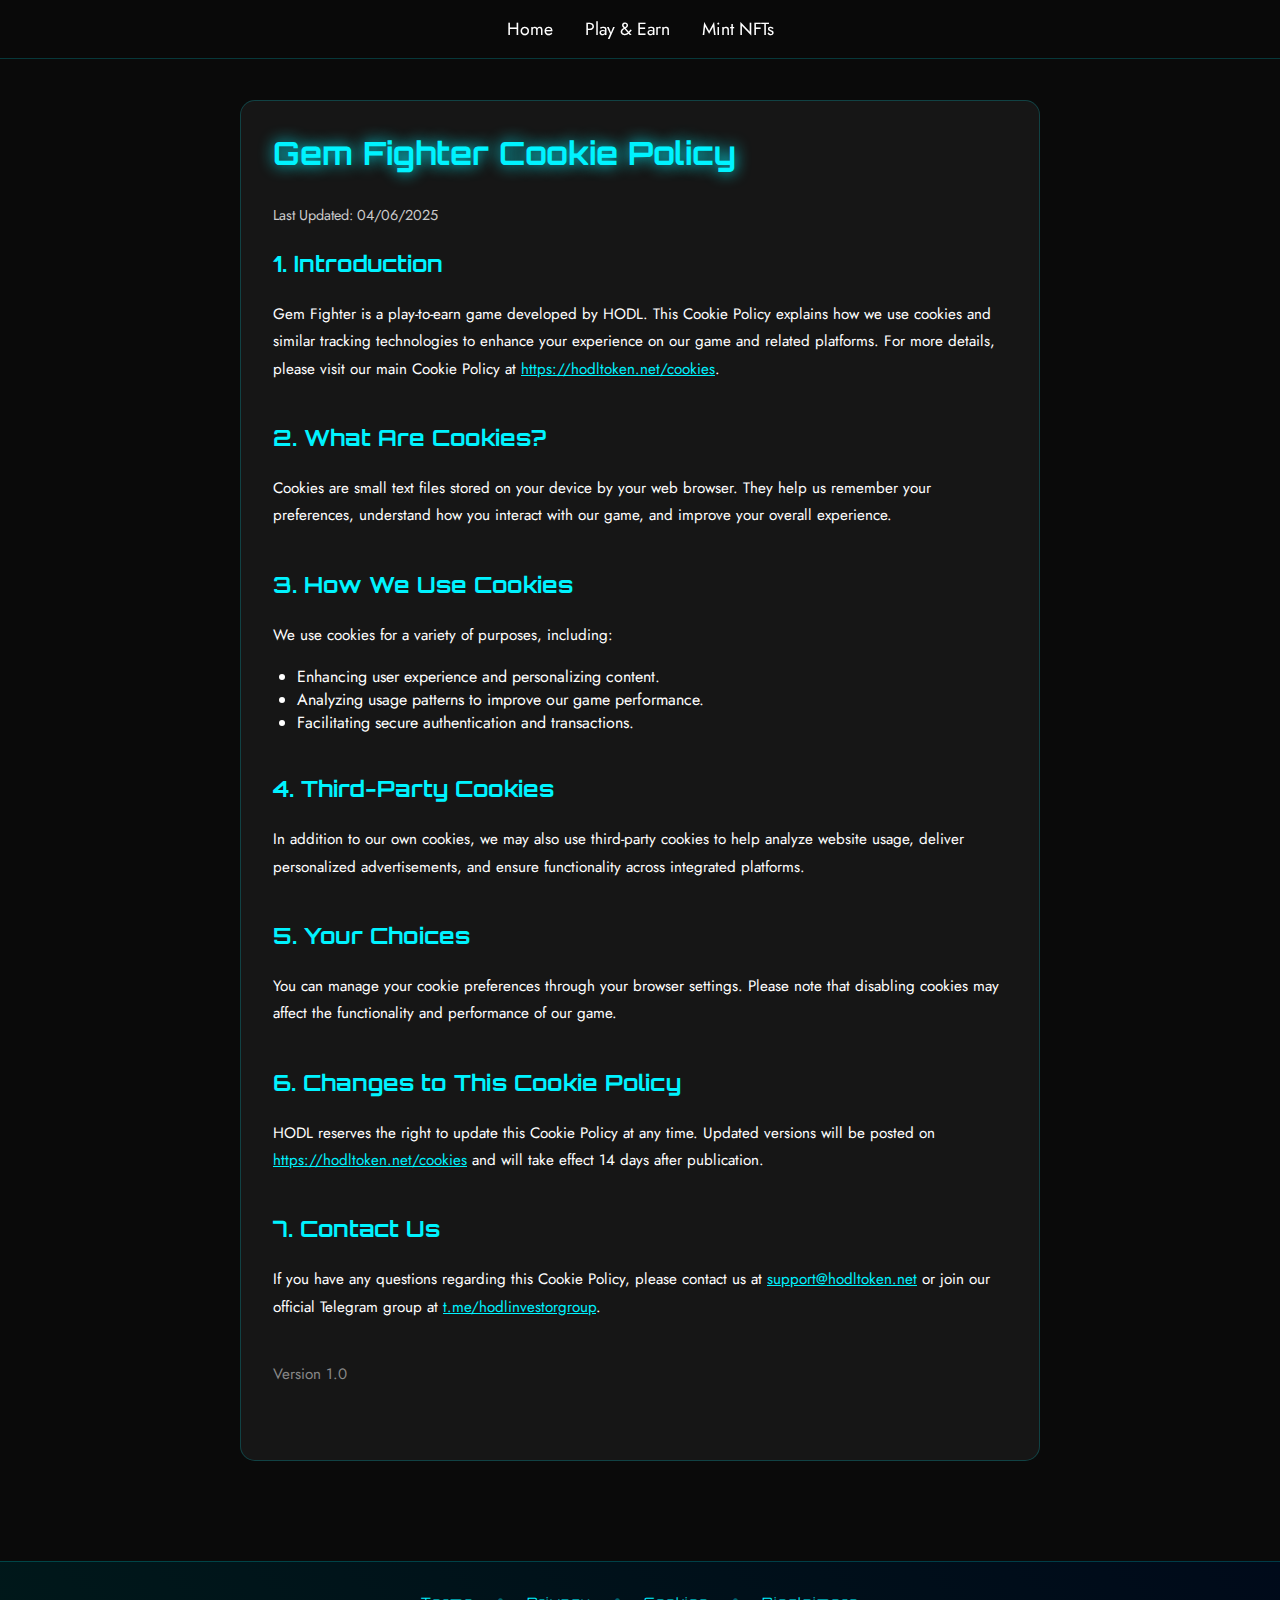
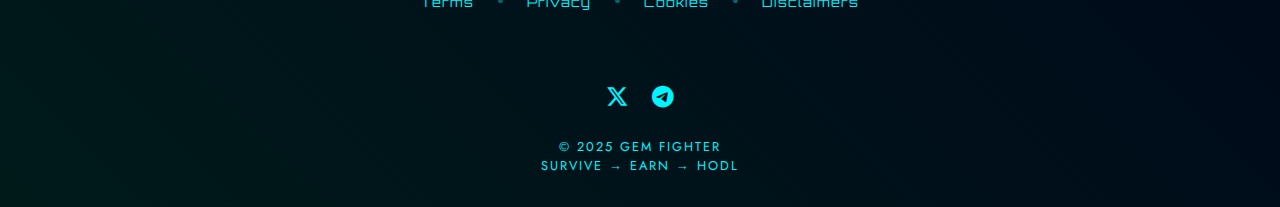
<file: cookies.html>
<!DOCTYPE html>
<html lang="en">
<head>
    <meta charset="UTF-8">
    <meta name="viewport" content="width=device-width, initial-scale=1.0">
    <title>Gem Fighter - Terms of Service</title>
    <link href="https://fonts.googleapis.com/css2?family=Jost:wght@400;500;700&family=Orbitron:wght@400;700&display=swap" rel="stylesheet">
    <link rel="stylesheet" href="https://cdnjs.cloudflare.com/ajax/libs/font-awesome/6.5.0/css/all.min.css">
    <style>
        /* Inherit all main styles */
        * { 
            margin: 0;
            padding: 0;
            box-sizing: border-box;
        }

        body {
            background-color: #0a0a0a;
            color: #ffffff;
            font-family: 'Jost', sans-serif;
            overflow-x: hidden;
        }

        .navbar {
            position: fixed;
            top: 0;
            width: 100%;
            background: rgba(10, 10, 10, 0.95);
            padding: 1rem 2rem;
            z-index: 1000;
            backdrop-filter: blur(10px);
            border-bottom: 1px solid #00f3ff33;
            display: flex;
            justify-content: center;
        }

        .nav-links {
            display: flex;
            gap: 2rem;
            list-style: none;
            padding-left: 0;
            justify-content: center;
            margin: 0;
        }

        .nav-links a {
            color: #fff;
            text-decoration: none;
            font-family: 'Jost', sans-serif;
            font-size: 1.1rem;
            transition: all 0.3s;
            position: relative;
        }

        .nav-links a::after {
            content: '';
            position: absolute;
            width: 0;
            height: 2px;
            bottom: -5px;
            left: 0;
            background: #00f3ff;
            transition: width 0.3s;
        }

        .nav-links a:hover::after {
            width: 100%;
        }

        .nav-links a:hover {
            color: #00f3ff;
            text-shadow: 0 0 15px rgba(0, 243, 255, 0.5);
        }

        .footer {
            background: linear-gradient(45deg, #001a1a, #000a1a);
            padding: 2rem;
            text-align: center;
            border-top: 1px solid #00f3ff33;
            position: relative;
        }

        .footer-content {
            max-width: 1200px;
            margin: 0 auto;
            font-family: 'Jost', sans-serif;
        }

        .footer-text {
            color: #00f3ff;
            font-size: 0.8rem;
            letter-spacing: 2px;
            animation: textGlow 2s ease-in-out infinite;
        }

        @keyframes textGlow {
            0%, 100% { text-shadow: 0 0 10px #00f3ff; }
            50% { text-shadow: 0 0 20px #00f3ff; }
        }

        /* Terms specific styles */
        .terms-container {
            max-width: 800px;
            margin: 100px auto;
            padding: 2rem;
            background: rgba(255, 255, 255, 0.05);
            border-radius: 15px;
            border: 1px solid #00f3ff33;
        }

        .terms-content h1 {
            font-family: 'Orbitron', sans-serif;
            color: #00f3ff;
            text-shadow: 0 0 15px #00f3ff;
            margin-bottom: 2rem;
        }

        .terms-section {
            margin-bottom: 2.5rem;
        }

        .terms-section h2 {
            color: #00f3ff;
            font-family: 'Orbitron', sans-serif;
            margin: 1.5rem 0;
            font-size: 1.4rem;
        }

        .terms-section p {
            line-height: 1.8;
            margin-bottom: 1rem;
            font-size: 0.95rem;
        }

        .highlight {
            color: #00f3ff;
            font-weight: 500;
        }

        /* Footer links */
        .footer-links {
            display: flex;
            justify-content: center;
            gap: 1.5rem;
            flex-wrap: wrap;
            margin-bottom: 1.5rem;
        }

        .footer-links a {
            color: #00f3ff;
            text-decoration: none;
            font-family: 'Orbitron', sans-serif;
            font-size: 0.8rem;
            letter-spacing: 1px;
            position: relative;
            transition: all 0.3s ease;
        }

        .footer-links a::after {
            content: '';
            position: absolute;
            width: 0;
            height: 1px;
            bottom: -2px;
            left: 0;
            background: #00f3ff;
            transition: width 0.3s;
        }

        .footer-links a:hover::after {
            width: 100%;
        }

        .footer-links a:hover {
            text-shadow: 0 0 15px rgba(0, 243, 255, 0.6);
        }

        .link-separator {
            color: #00f3ff66;
            font-size: 0.6rem;
            vertical-align: middle;
        }

        /* Social Icons */
        .social-icons {
            display: flex;
            justify-content: center;
            gap: 1.5rem;
            margin: 1.5rem 0;
        }

        .social-link {
            color: #00f3ff;
            font-size: 1.4rem;
            transition: all 0.3s ease;
            text-decoration: none;
            position: relative;
        }

        .social-link:hover {
            color: #fff;
            transform: translateY(-3px);
            text-shadow: 0 0 15px rgba(0, 243, 255, 0.8);
        }

        /* Mobile Responsive */
        @media (max-width: 768px) {
            .terms-container {
                margin: 80px 1rem;
                padding: 1.5rem;
            }
            
            .terms-content h1 {
                font-size: 1.8rem;
            }
            
            .nav-links {
                gap: 1rem;
            }
        }

        @media (max-width: 480px) {
            .nav-links a {
                font-size: 0.9rem;
            }
            
            .terms-section h2 {
                font-size: 1.2rem;
            }

            .footer-links {
                flex-direction: column;
                align-items: center;
                gap: 1rem;
        
            }

            .link-separator {

                display: none;
                
                }
            
        }
    </style>
</head>
<body>
    <nav class="navbar">
        <ul class="nav-links">
            <li><a href="index.html">Home</a></li>
            <li><a href="https://hodltoken.net/gem-fighter-p2e">Play & Earn</a></li>
            <li><a href="https://hodltoken.net/gem-fighter-nfts">Mint NFTs</a></li>
        </ul>
    </nav>


    <div class="terms-container">
        <div class="terms-content">
            <h1>Gem Fighter Cookie Policy</h1>
            <p style="font-size: 0.9rem; color: #ccc;">Last Updated: 04/06/2025</p>
    
            <div class="terms-section">
                <h2>1. Introduction</h2>
                <p>
                    Gem Fighter is a play-to-earn game developed by HODL. This Cookie Policy explains how we use cookies and similar tracking technologies to enhance your experience on our game and related platforms.
                    For more details, please visit our main Cookie Policy at 
                    <a href="https://hodltoken.net/cookies" target="_blank" style="color: #00f3ff;">https://hodltoken.net/cookies</a>.
                </p>
            </div>
    
            <div class="terms-section">
                <h2>2. What Are Cookies?</h2>
                <p>
                    Cookies are small text files stored on your device by your web browser. They help us remember your preferences, understand how you interact with our game, and improve your overall experience.
                </p>
            </div>
    
            <div class="terms-section">
                <h2>3. How We Use Cookies</h2>
            <p>
                We use cookies for a variety of purposes, including:
            </p>
            <ul style="padding-left: 1.5rem;">
                <li>Enhancing user experience and personalizing content.</li>
                <li>Analyzing usage patterns to improve our game performance.</li>
                <li>Facilitating secure authentication and transactions.</li>
            
            </ul>
                
            </div>
    
            <div class="terms-section">
                <h2>4. Third-Party Cookies</h2>
            <p>
                In addition to our own cookies, we may also use third-party cookies to help analyze website usage, deliver personalized advertisements, and ensure functionality across integrated platforms.
            </p>
            </div>
    
            <div class="terms-section">
                <h2>5. Your Choices</h2>
                <p>
                    You can manage your cookie preferences through your browser settings. Please note that disabling cookies may affect the functionality and performance of our game.
                </p>
            </div>
    
            <div class="terms-section">
                <h2>6. Changes to This Cookie Policy</h2>
            <p>
                HODL reserves the right to update this Cookie Policy at any time. Updated versions will be posted on 
                <a href="https://hodltoken.net/cookies" target="_blank" style="color: #00f3ff;">https://hodltoken.net/cookies</a> 
                and will take effect 14 days after publication.
            </p>
            </div>
    
            <div class="terms-section">
                <h2>7. Contact Us</h2>
            <p>
                If you have any questions regarding this Cookie Policy, please contact us at 
                <a href="mailto:support@hodltoken.net" style="color: #00f3ff;">support@hodltoken.net</a> or join our official Telegram group at 
                <a href="https://t.me/hodlinvestorgroup" target="_blank" style="color: #00f3ff;">t.me/hodlinvestorgroup</a>.
            </p>
            </div>
    
            <div class="terms-section" style="font-size: 0.8rem; color: #888; margin-top: 2rem;">
                <p>Version 1.0</p>
            </div>
        </div>
    </div>
    

    <footer class="footer">
        <div class="footer-content">
            <div class="footer-links">
                <a href="terms.html">Terms</a>
                <span class="link-separator">⏺</span>
                <a href="privacy.html">Privacy</a>
                <span class="link-separator">⏺</span>
                <a href="cookies.html">Cookies</a>
                <span class="link-separator">⏺</span>
                <a href="disclaimers.html">Disclaimers</a>
            </div><br>


            <!-- Add social icons -->
    <div class="social-icons" style="margin: 1.5rem 0;">
        <a href="https://x.com/HODL_Official" target="_blank" class="social-link">
            <i class="fab fa-x-twitter"></i>
        </a>
        <a href="https://t.me/hodlinvestorgroup" target="_blank" class="social-link">
            <i class="fab fa-telegram-plane"></i>
        </a>
    </div>

            <p class="footer-text">
                © 2025 GEM FIGHTER<br>
                SURVIVE → EARN → HODL
            </p>
        </div>
    </footer>
    
</body>
</html>
</file>
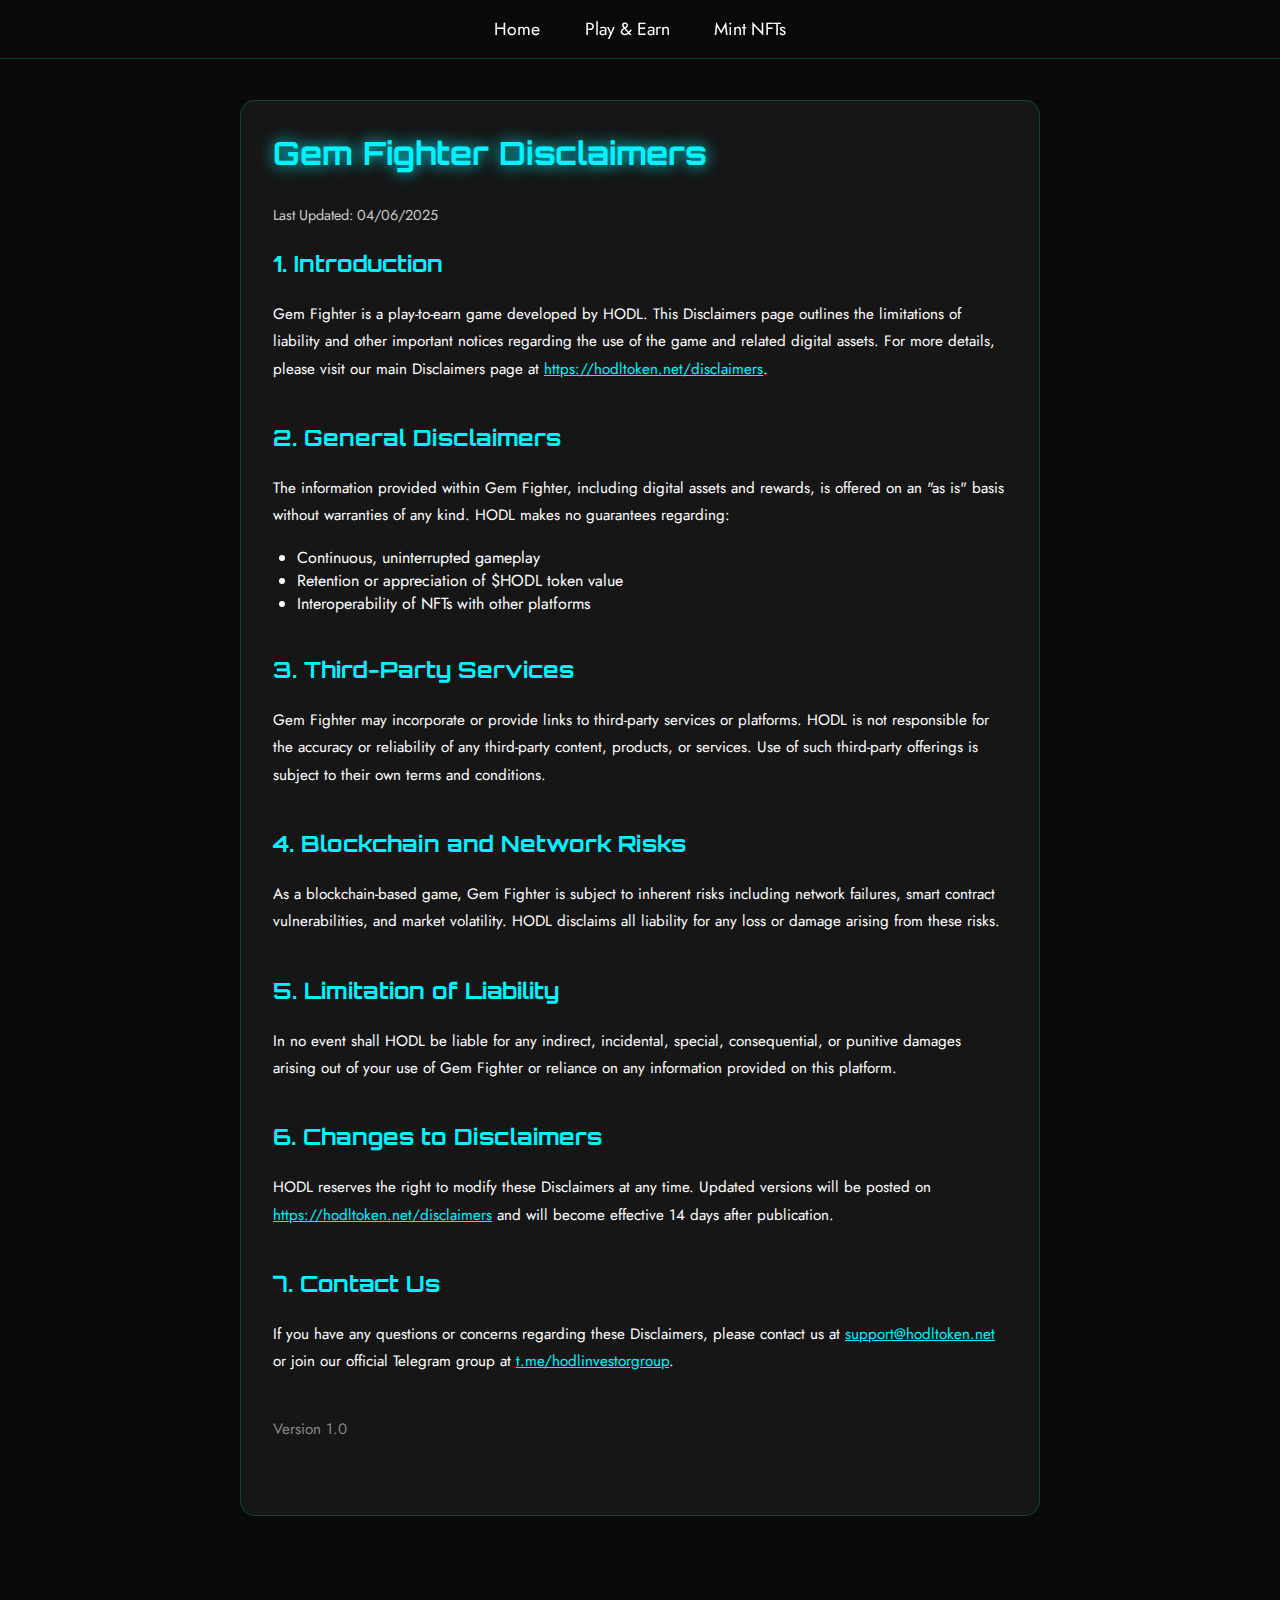
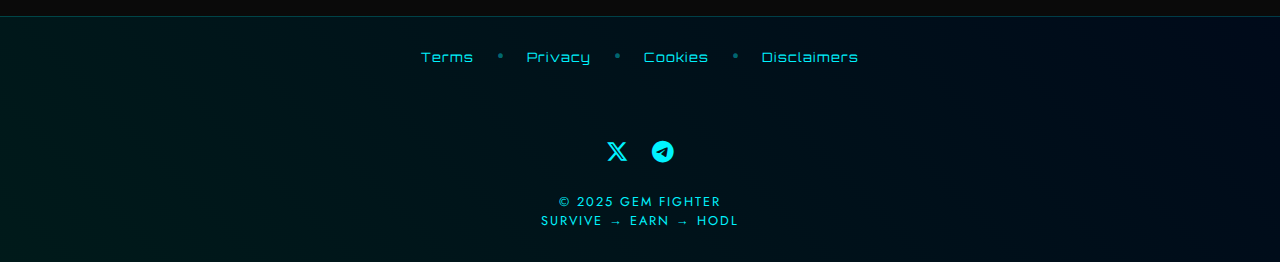
<file: disclaimers.html>
<!DOCTYPE html>
<html lang="en">
<head>
    <meta charset="UTF-8">
    <meta name="viewport" content="width=device-width, initial-scale=1.0">
    <title>Gem Fighter - Terms of Service</title>
    <link href="https://fonts.googleapis.com/css2?family=Jost:wght@400;500;700&family=Orbitron:wght@400;700&display=swap" rel="stylesheet">
    <link rel="stylesheet" href="https://cdnjs.cloudflare.com/ajax/libs/font-awesome/6.5.0/css/all.min.css">
    <style>
        /* Inherit all main styles */
        * { 
            margin: 0;
            padding: 0;
            box-sizing: border-box;
        }

        body {
            background-color: #0a0a0a;
            color: #ffffff;
            font-family: 'Jost', sans-serif;
            overflow-x: hidden;
        }

        .navbar {
            position: fixed;
            top: 0;
            width: 100%;
            background: rgba(10, 10, 10, 0.95);
            padding: 1rem 2rem;
            z-index: 1000;
            backdrop-filter: blur(10px);
            border-bottom: 1px solid #00f3ff33;
            display: flex;
            justify-content: center;
        }

        .nav-links {
            display: flex;
            gap: 2.8rem;
            list-style: none;
            padding-left: 0;
            justify-content: center;
            margin: 0;
        }

        .nav-links a {
            color: #fff;
            text-decoration: none;
            font-family: 'Jost', sans-serif;
            font-size: 1.1rem;
            transition: all 0.3s;
            position: relative;
        }

        .nav-links a::after {
            content: '';
            position: absolute;
            width: 0;
            height: 2px;
            bottom: -5px;
            left: 0;
            background: #00f3ff;
            transition: width 0.3s;
        }

        .nav-links a:hover::after {
            width: 100%;
        }

        .nav-links a:hover {
            color: #00f3ff;
            text-shadow: 0 0 15px rgba(0, 243, 255, 0.5);
        }

        .footer {
            background: linear-gradient(45deg, #001a1a, #000a1a);
            padding: 2rem;
            text-align: center;
            border-top: 1px solid #00f3ff33;
            position: relative;
        }

        .footer-content {
            max-width: 1200px;
            margin: 0 auto;
            font-family: 'Jost', sans-serif;
        }

        .footer-text {
            color: #00f3ff;
            font-size: 0.8rem;
            letter-spacing: 2px;
            animation: textGlow 2s ease-in-out infinite;
        }

        @keyframes textGlow {
            0%, 100% { text-shadow: 0 0 10px #00f3ff; }
            50% { text-shadow: 0 0 20px #00f3ff; }
        }

        /* Terms specific styles */
        .terms-container {
            max-width: 800px;
            margin: 100px auto;
            padding: 2rem;
            background: rgba(255, 255, 255, 0.05);
            border-radius: 15px;
            border: 1px solid #00f3ff33;
        }

        .terms-content h1 {
            font-family: 'Orbitron', sans-serif;
            color: #00f3ff;
            text-shadow: 0 0 15px #00f3ff;
            margin-bottom: 2rem;
        }

        .terms-section {
            margin-bottom: 2.5rem;
        }

        .terms-section h2 {
            color: #00f3ff;
            font-family: 'Orbitron', sans-serif;
            margin: 1.5rem 0;
            font-size: 1.4rem;
        }

        .terms-section p {
            line-height: 1.8;
            margin-bottom: 1rem;
            font-size: 0.95rem;
        }

        .highlight {
            color: #00f3ff;
            font-weight: 500;
        }

        /* Footer links */
        .footer-links {
            display: flex;
            justify-content: center;
            gap: 1.5rem;
            flex-wrap: wrap;
            margin-bottom: 1.5rem;
        }

        .footer-links a {
            color: #00f3ff;
            text-decoration: none;
            font-family: 'Orbitron', sans-serif;
            font-size: 0.8rem;
            letter-spacing: 1px;
            position: relative;
            transition: all 0.3s ease;
        }

        .footer-links a::after {
            content: '';
            position: absolute;
            width: 0;
            height: 1px;
            bottom: -2px;
            left: 0;
            background: #00f3ff;
            transition: width 0.3s;
        }

        .footer-links a:hover::after {
            width: 100%;
        }

        .footer-links a:hover {
            text-shadow: 0 0 15px rgba(0, 243, 255, 0.6);
        }

        .link-separator {
            color: #00f3ff66;
            font-size: 0.6rem;
            vertical-align: middle;
        }

        /* Social Icons */
        .social-icons {
            display: flex;
            justify-content: center;
            gap: 1.5rem;
            margin: 1.5rem 0;
        }

        .social-link {
            color: #00f3ff;
            font-size: 1.4rem;
            transition: all 0.3s ease;
            text-decoration: none;
            position: relative;
        }

        .social-link:hover {
            color: #fff;
            transform: translateY(-3px);
            text-shadow: 0 0 15px rgba(0, 243, 255, 0.8);
        }

        /* Mobile Responsive */
        @media (max-width: 768px) {
            .terms-container {
                margin: 80px 1rem;
                padding: 1.5rem;
            }
            
            .terms-content h1 {
                font-size: 1.8rem;
            }
            
            .nav-links {
                gap: 1rem;
            }
        }

        @media (max-width: 480px) {
            .nav-links a {
                font-size: 0.9rem;
            }
            
            .terms-section h2 {
                font-size: 1.2rem;
            }

            .footer-links {
                flex-direction: column;
                align-items: center;
                gap: 1rem;
        
            }

            .link-separator {

                display: none;
                
                }
                
            .nav-links {
               gap: 1.5rem;
            }
            
        }
    </style>
</head>
<body>
    <nav class="navbar">
        <ul class="nav-links">
            <li><a href="index.html">Home</a></li>
            <li><a href="https://hodltoken.net/gem-fighter-p2e">Play & Earn</a></li>
            <li><a href="https://hodltoken.net/gem-fighter-nfts">Mint NFTs</a></li>
        </ul>
    </nav>


    <div class="terms-container">
        <div class="terms-content">
            <h1>Gem Fighter Disclaimers</h1>
            <p style="font-size: 0.9rem; color: #ccc;">Last Updated: 04/06/2025</p>
    
            <div class="terms-section">
                <h2>1. Introduction</h2>
                <p>
                    Gem Fighter is a play-to-earn game developed by HODL. This Disclaimers page outlines the limitations of liability and other important notices regarding the use of the game and related digital assets. For more details, please visit our main Disclaimers page at 
                    <a href="https://hodltoken.net/disclaimers" target="_blank" style="color: #00f3ff;">https://hodltoken.net/disclaimers</a>.
                </p>
            </div>
    
            <div class="terms-section">
                <h2>2. General Disclaimers</h2>
            <p>
                The information provided within Gem Fighter, including digital assets and rewards, is offered on an "as is" basis without warranties of any kind. HODL makes no guarantees regarding:
            </p>
            <ul style="padding-left: 1.5rem;">
                <li>Continuous, uninterrupted gameplay</li>
                <li>Retention or appreciation of $HODL token value</li>
                <li>Interoperability of NFTs with other platforms</li>
            </ul>
            </div>
    
            <div class="terms-section">
                <h2>3. Third-Party Services</h2>
                <p>
                    Gem Fighter may incorporate or provide links to third-party services or platforms. HODL is not responsible for the accuracy or reliability of any third-party content, products, or services. Use of such third-party offerings is subject to their own terms and conditions.
                </p>
                
            </div>
    
            <div class="terms-section">
                <h2>4. Blockchain and Network Risks</h2>
            <p>
                As a blockchain-based game, Gem Fighter is subject to inherent risks including network failures, smart contract vulnerabilities, and market volatility. HODL disclaims all liability for any loss or damage arising from these risks.
            </p>
            </div>
    
            <div class="terms-section">
                <h2>5. Limitation of Liability</h2>
            <p>
                In no event shall HODL be liable for any indirect, incidental, special, consequential, or punitive damages arising out of your use of Gem Fighter or reliance on any information provided on this platform.
            </p>
            </div>
    
            <div class="terms-section">
                <h2>6. Changes to Disclaimers</h2>
            <p>
                HODL reserves the right to modify these Disclaimers at any time. Updated versions will be posted on 
                <a href="https://hodltoken.net/disclaimers" target="_blank" style="color: #00f3ff;">https://hodltoken.net/disclaimers</a> 
                and will become effective 14 days after publication.
            </p>
            </div>
    
            <div class="terms-section">
                <h2>7. Contact Us</h2>
            <p>
                If you have any questions or concerns regarding these Disclaimers, please contact us at 
                <a href="mailto:support@hodltoken.net" style="color: #00f3ff;">support@hodltoken.net</a> or join our official Telegram group at 
                <a href="https://t.me/hodlinvestorgroup" target="_blank" style="color: #00f3ff;">t.me/hodlinvestorgroup</a>.
            </p>
            </div>
    
            <div class="terms-section" style="font-size: 0.8rem; color: #888; margin-top: 2rem;">
                <p>Version 1.0</p>
            </div>
        </div>
    </div>
    

    <footer class="footer">
        <div class="footer-content">
            <div class="footer-links">
                <a href="terms.html">Terms</a>
                <span class="link-separator">⏺</span>
                <a href="privacy.html">Privacy</a>
                <span class="link-separator">⏺</span>
                <a href="cookies.html">Cookies</a>
                <span class="link-separator">⏺</span>
                <a href="disclaimers.html">Disclaimers</a>
            </div><br>


            <!-- Add social icons -->
    <div class="social-icons" style="margin: 1.5rem 0;">
        <a href="https://x.com/HODL_Official" target="_blank" class="social-link">
            <i class="fab fa-x-twitter"></i>
        </a>
        <a href="https://t.me/hodlinvestorgroup" target="_blank" class="social-link">
            <i class="fab fa-telegram-plane"></i>
        </a>
    </div>

            <p class="footer-text">
                © 2025 GEM FIGHTER<br>
                SURVIVE → EARN → HODL
            </p>
        </div>
    </footer>

    
</body>
</html>
</file>
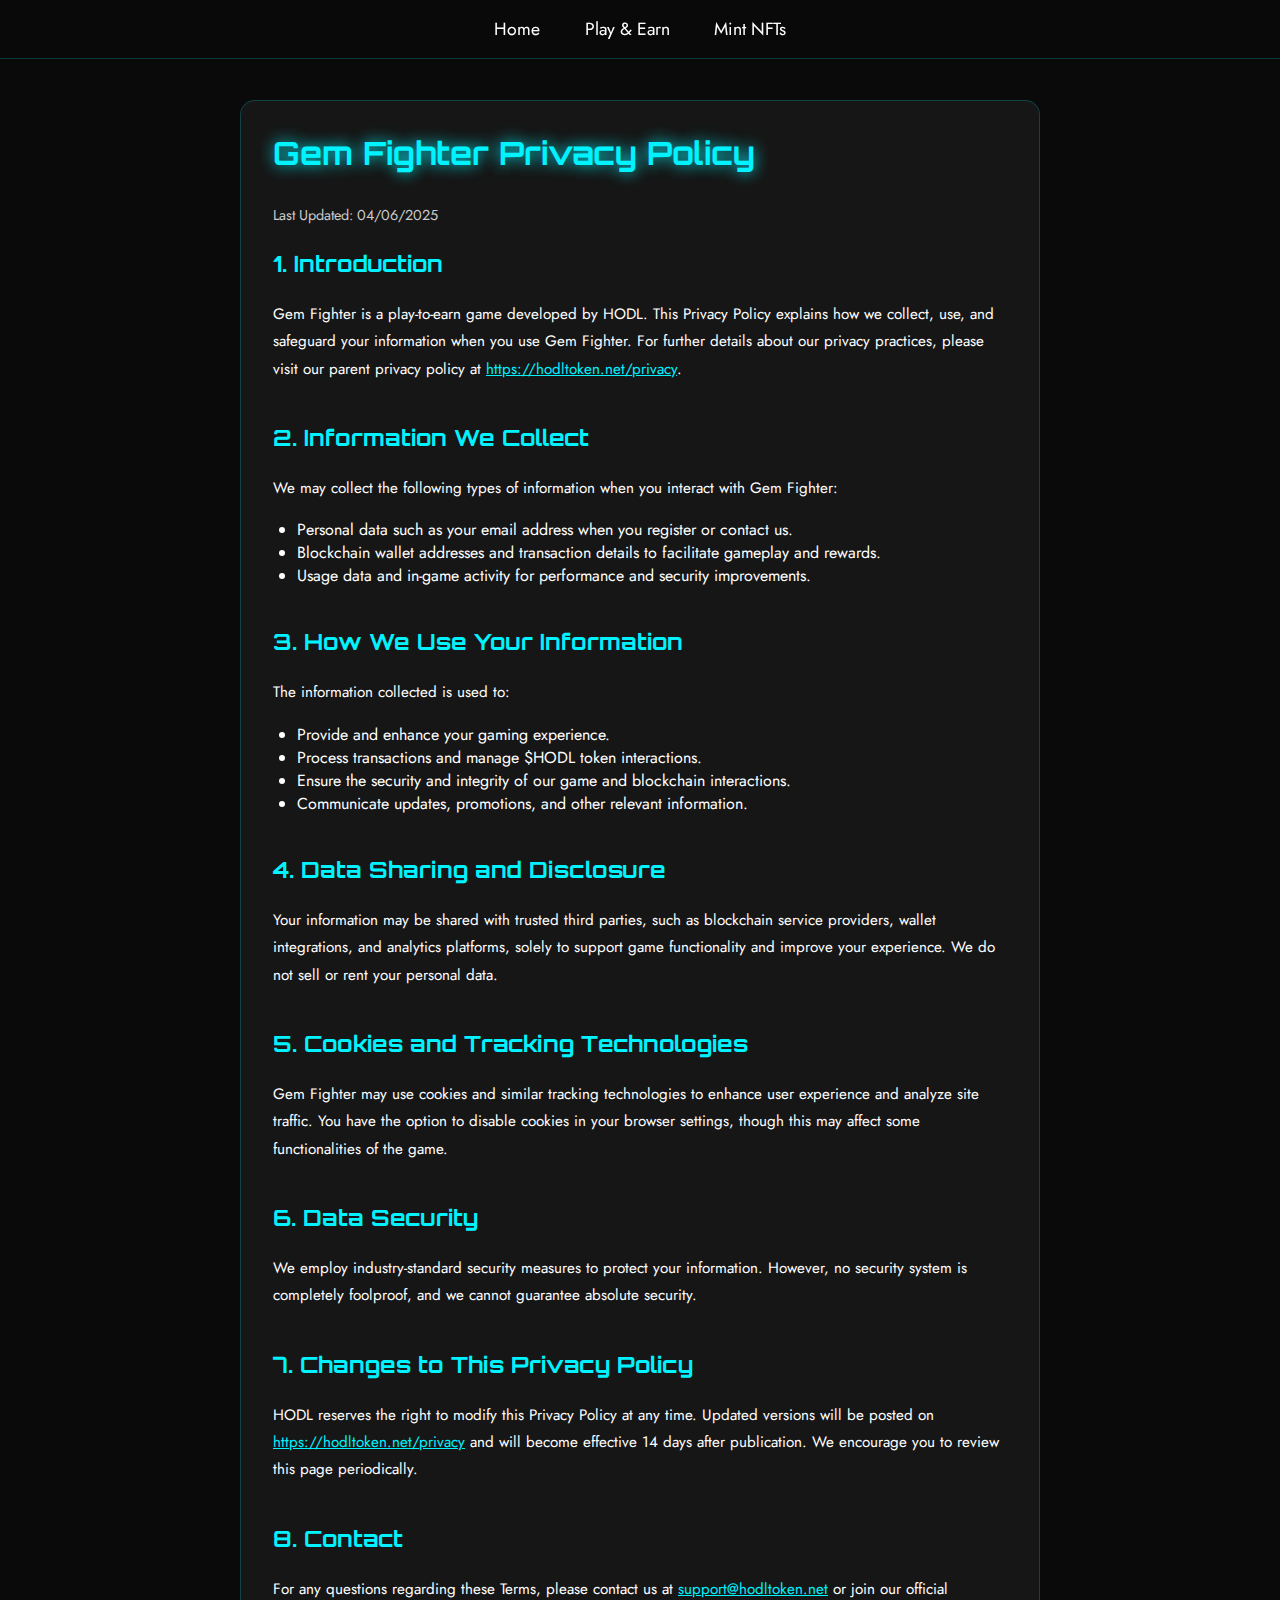
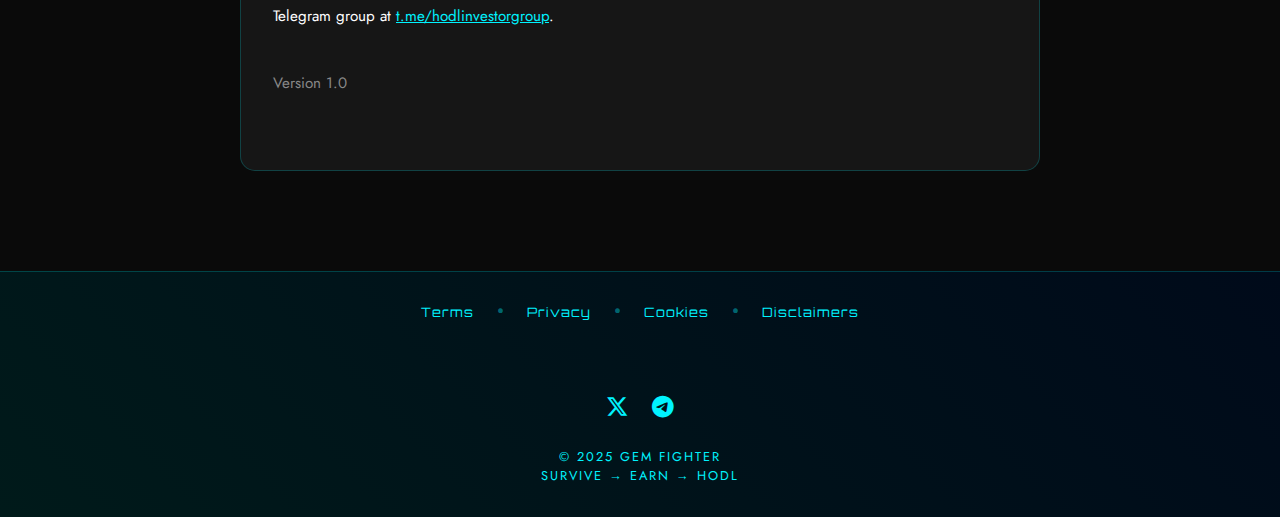
<file: privacy.html>
<!DOCTYPE html>
<html lang="en">
<head>
    <meta charset="UTF-8">
    <meta name="viewport" content="width=device-width, initial-scale=1.0">
    <title>Gem Fighter - Terms of Service</title>
    <link href="https://fonts.googleapis.com/css2?family=Jost:wght@400;500;700&family=Orbitron:wght@400;700&display=swap" rel="stylesheet">
    <link rel="stylesheet" href="https://cdnjs.cloudflare.com/ajax/libs/font-awesome/6.5.0/css/all.min.css">
    <style>
        /* Inherit all main styles */
        * { 
            margin: 0;
            padding: 0;
            box-sizing: border-box;
        }

        body {
            background-color: #0a0a0a;
            color: #ffffff;
            font-family: 'Jost', sans-serif;
            overflow-x: hidden;
        }

        .navbar {
            position: fixed;
            top: 0;
            width: 100%;
            background: rgba(10, 10, 10, 0.95);
            padding: 1rem 2rem;
            z-index: 1000;
            backdrop-filter: blur(10px);
            border-bottom: 1px solid #00f3ff33;
            display: flex;
            justify-content: center;
        }

        .nav-links {
            display: flex;
            gap: 2.8rem;
            list-style: none;
            padding-left: 0;
            justify-content: center;
            margin: 0;
        }

        .nav-links a {
            color: #fff;
            text-decoration: none;
            font-family: 'Jost', sans-serif;
            font-size: 1.1rem;
            transition: all 0.3s;
            position: relative;
        }

        .nav-links a::after {
            content: '';
            position: absolute;
            width: 0;
            height: 2px;
            bottom: -5px;
            left: 0;
            background: #00f3ff;
            transition: width 0.3s;
        }

        .nav-links a:hover::after {
            width: 100%;
        }

        .nav-links a:hover {
            color: #00f3ff;
            text-shadow: 0 0 15px rgba(0, 243, 255, 0.5);
        }

        .footer {
            background: linear-gradient(45deg, #001a1a, #000a1a);
            padding: 2rem;
            text-align: center;
            border-top: 1px solid #00f3ff33;
            position: relative;
        }

        .footer-content {
            max-width: 1200px;
            margin: 0 auto;
            font-family: 'Jost', sans-serif;
        }

        .footer-text {
            color: #00f3ff;
            font-size: 0.8rem;
            letter-spacing: 2px;
            animation: textGlow 2s ease-in-out infinite;
        }

        @keyframes textGlow {
            0%, 100% { text-shadow: 0 0 10px #00f3ff; }
            50% { text-shadow: 0 0 20px #00f3ff; }
        }

        /* Terms specific styles */
        .terms-container {
            max-width: 800px;
            margin: 100px auto;
            padding: 2rem;
            background: rgba(255, 255, 255, 0.05);
            border-radius: 15px;
            border: 1px solid #00f3ff33;
        }

        .terms-content h1 {
            font-family: 'Orbitron', sans-serif;
            color: #00f3ff;
            text-shadow: 0 0 15px #00f3ff;
            margin-bottom: 2rem;
        }

        .terms-section {
            margin-bottom: 2.5rem;
        }

        .terms-section h2 {
            color: #00f3ff;
            font-family: 'Orbitron', sans-serif;
            margin: 1.5rem 0;
            font-size: 1.4rem;
        }

        .terms-section p {
            line-height: 1.8;
            margin-bottom: 1rem;
            font-size: 0.95rem;
        }

        .highlight {
            color: #00f3ff;
            font-weight: 500;
        }

        /* Footer links */
        .footer-links {
            display: flex;
            justify-content: center;
            gap: 1.5rem;
            flex-wrap: wrap;
            margin-bottom: 1.5rem;
        }

        .footer-links a {
            color: #00f3ff;
            text-decoration: none;
            font-family: 'Orbitron', sans-serif;
            font-size: 0.8rem;
            letter-spacing: 1px;
            position: relative;
            transition: all 0.3s ease;
        }

        .footer-links a::after {
            content: '';
            position: absolute;
            width: 0;
            height: 1px;
            bottom: -2px;
            left: 0;
            background: #00f3ff;
            transition: width 0.3s;
        }

        .footer-links a:hover::after {
            width: 100%;
        }

        .footer-links a:hover {
            text-shadow: 0 0 15px rgba(0, 243, 255, 0.6);
        }

        .link-separator {
            
            color: #00f3ff66;
            font-size: 0.6rem;
            vertical-align: middle;
        }

        /* Social Icons */
        .social-icons {
            display: flex;
            justify-content: center;
            gap: 1.5rem;
            margin: 1.5rem 0;
        }

        .social-link {
            color: #00f3ff;
            font-size: 1.4rem;
            transition: all 0.3s ease;
            text-decoration: none;
            position: relative;
        }

        .social-link:hover {
            color: #fff;
            transform: translateY(-3px);
            text-shadow: 0 0 15px rgba(0, 243, 255, 0.8);
        }

        /* Mobile Responsive */
        @media (max-width: 768px) {
            .terms-container {
                margin: 80px 1rem;
                padding: 1.5rem;
            }
            
            .terms-content h1 {
                font-size: 1.8rem;
            }
            
            .nav-links {
                gap: 1rem;
            }
        }

        @media (max-width: 480px) {
            .nav-links a {
                font-size: 0.9rem;
            }
            
            .terms-section h2 {
                font-size: 1.2rem;
            }

            .footer-links {
                flex-direction: column;
                align-items: center;
                gap: 1rem;
        
            }

            .link-separator {

                display: none;
                
                }

            .nav-links {
                gap: 1.5rem;
            }
            
        }
    </style>
</head>
<body>
    <nav class="navbar">
        <ul class="nav-links">
            <li><a href="index.html">Home</a></li>
            <li><a href="https://hodltoken.net/gem-fighter-p2e">Play & Earn</a></li>
            <li><a href="https://hodltoken.net/gem-fighter-nfts">Mint NFTs</a></li>
        </ul>
    </nav>


    <div class="terms-container">
        <div class="terms-content">
            <h1>Gem Fighter Privacy Policy</h1>
            <p style="font-size: 0.9rem; color: #ccc;">Last Updated: 04/06/2025</p>
    
            <div class="terms-section">
                <h2>1. Introduction</h2>
                <p>
                    Gem Fighter is a play-to-earn game developed by HODL. This Privacy Policy explains how we collect, use, and safeguard your information when you use Gem Fighter. For further details about our privacy practices, please visit our parent privacy policy at 
                <a href="https://hodltoken.net/privacy" target="_blank" style="color: #00f3ff;">https://hodltoken.net/privacy</a>.
                </p>
            </div>
    
            <div class="terms-section">
                <h2>2. Information We Collect</h2>
            <p>We may collect the following types of information when you interact with Gem Fighter:</p>
            <ul style="padding-left: 1.5rem;">
                <li>Personal data such as your email address when you register or contact us.</li>
                <li>Blockchain wallet addresses and transaction details to facilitate gameplay and rewards.</li>
                <li>Usage data and in-game activity for performance and security improvements.</li>
            </ul>
            </div>
    
            <div class="terms-section">
                <h2>3. How We Use Your Information</h2>
            <p>
                The information collected is used to:
            </p>
            <ul style="padding-left: 1.5rem;">
                <li>Provide and enhance your gaming experience.</li>
                <li>Process transactions and manage $HODL token interactions.</li>
                <li>Ensure the security and integrity of our game and blockchain interactions.</li>
                <li>Communicate updates, promotions, and other relevant information.</li>
            </ul>
                
            </div>
    
            <div class="terms-section">
                <h2>4. Data Sharing and Disclosure</h2>
            <p>
                Your information may be shared with trusted third parties, such as blockchain service providers, wallet integrations, and analytics platforms, solely to support game functionality and improve your experience. We do not sell or rent your personal data.
            </p>
            </div>
    
            <div class="terms-section">
                <h2>5. Cookies and Tracking Technologies</h2>
                <p>
                    Gem Fighter may use cookies and similar tracking technologies to enhance user experience and analyze site traffic. You have the option to disable cookies in your browser settings, though this may affect some functionalities of the game.
                </p>
            </div>
    
            <div class="terms-section">
                <h2>6. Data Security</h2>
            <p>
                We employ industry-standard security measures to protect your information. However, no security system is completely foolproof, and we cannot guarantee absolute security.
            </p>
            </div>
    
            <div class="terms-section">
                <h2>7. Changes to This Privacy Policy</h2>
            <p>
                HODL reserves the right to modify this Privacy Policy at any time. Updated versions will be posted on 
                <a href="https://hodltoken.net/privacy" target="_blank" style="color: #00f3ff;">https://hodltoken.net/privacy</a>
                and will become effective 14 days after publication. We encourage you to review this page periodically.
            </p>
            </div>
    
            <div class="terms-section">
                <h2>8. Contact</h2>
                <p>
                    For any questions regarding these Terms, please contact us at 
                    <a href="mailto:support@hodltoken.net" style="color: #00f3ff;">support@hodltoken.net</a> or join our official Telegram group at 
                    <a href="https://t.me/hodlinvestorgroup" target="_blank" style="color: #00f3ff;">t.me/hodlinvestorgroup</a>.
                </p>
            </div>
    
            <div class="terms-section" style="font-size: 0.8rem; color: #888; margin-top: 2rem;">
                <p>Version 1.0</p>
            </div>
        </div>
    </div>
    

    <footer class="footer">
        <div class="footer-content">
            <div class="footer-links">
                <a href="terms.html">Terms</a>
                <span class="link-separator">⏺</span>
                <a href="privacy.html">Privacy</a>
                <span class="link-separator">⏺</span>
                <a href="cookies.html">Cookies</a>
                <span class="link-separator">⏺</span>
                <a href="disclaimers.html">Disclaimers</a>
            </div><br>


            <!-- Add social icons -->
    <div class="social-icons" style="margin: 1.5rem 0;">
        <a href="https://x.com/HODL_Official" target="_blank" class="social-link">
            <i class="fab fa-x-twitter"></i>
        </a>
        <a href="https://t.me/hodlinvestorgroup" target="_blank" class="social-link">
            <i class="fab fa-telegram-plane"></i>
        </a>
    </div>

            <p class="footer-text">
                © 2025 GEM FIGHTER<br>
                SURVIVE → EARN → HODL
            </p>
        </div>
    </footer>

    
</body>
</html>
</file>
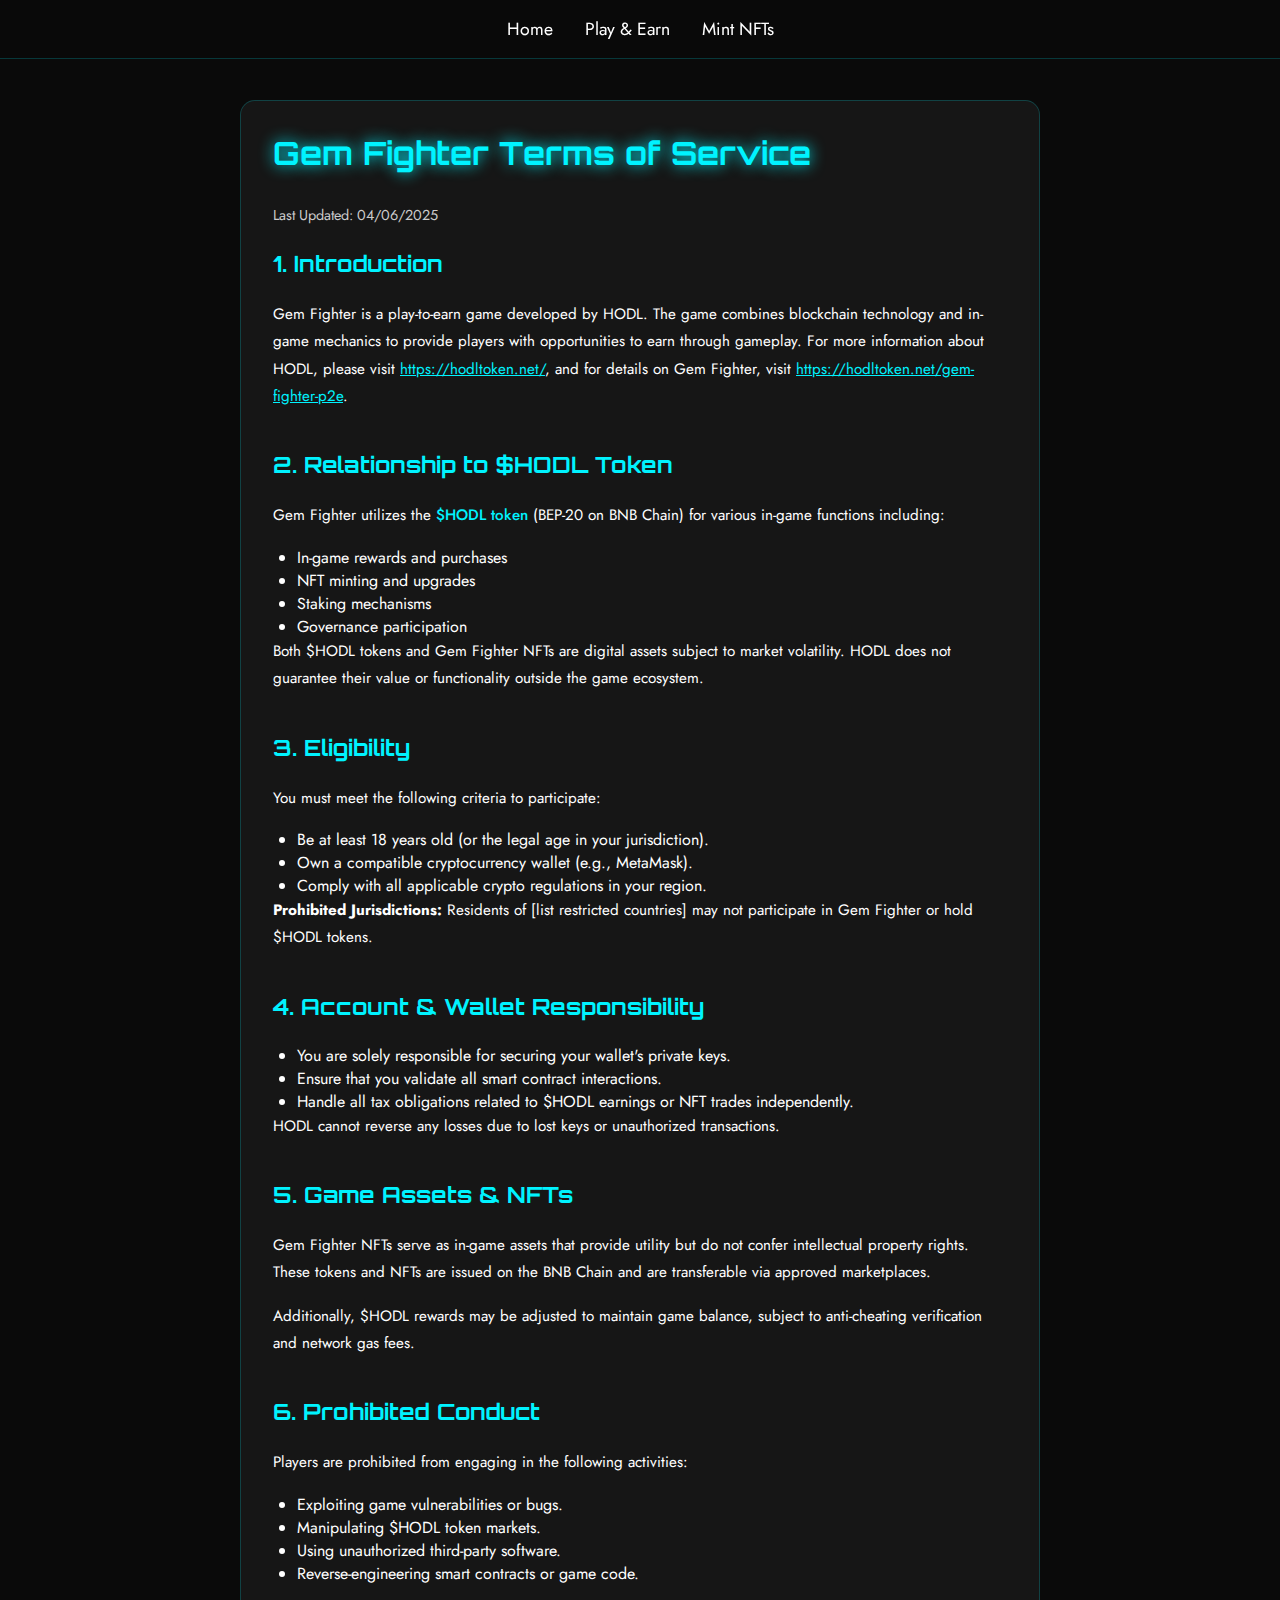
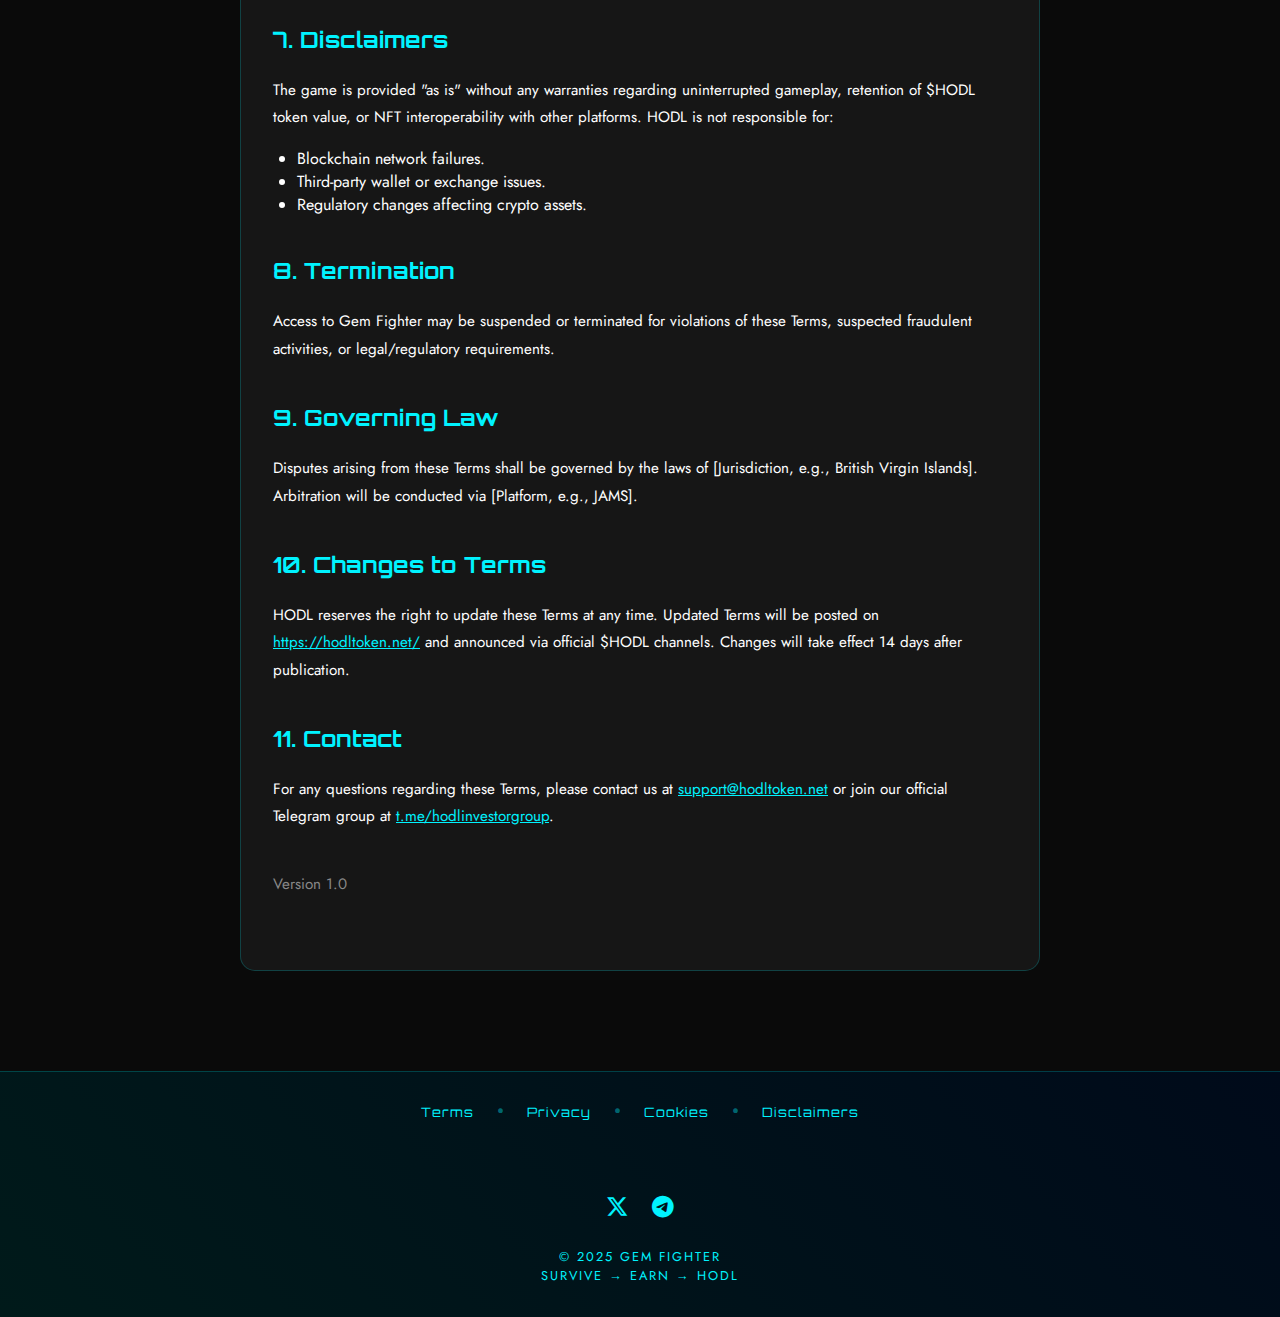
<file: terms.html>
<!DOCTYPE html>
<html lang="en">
<head>
    <meta charset="UTF-8">
    <meta name="viewport" content="width=device-width, initial-scale=1.0">
    <title>Gem Fighter - Terms of Service</title>
    <link href="https://fonts.googleapis.com/css2?family=Jost:wght@400;500;700&family=Orbitron:wght@400;700&display=swap" rel="stylesheet">
    <link rel="stylesheet" href="https://cdnjs.cloudflare.com/ajax/libs/font-awesome/6.5.0/css/all.min.css">
    <style>
        /* Inherit all main styles */
        * { 
            margin: 0;
            padding: 0;
            box-sizing: border-box;
        }

        body {
            background-color: #0a0a0a;
            color: #ffffff;
            font-family: 'Jost', sans-serif;
            overflow-x: hidden;
        }

        .navbar {
            position: fixed;
            top: 0;
            width: 100%;
            background: rgba(10, 10, 10, 0.95);
            padding: 1rem 2rem;
            z-index: 1000;
            backdrop-filter: blur(10px);
            border-bottom: 1px solid #00f3ff33;
            display: flex;
            justify-content: center;
        }

        .nav-links {
            display: flex;
            gap: 2rem;
            list-style: none;
            padding-left: 0;
            justify-content: center;
            margin: 0;
        }

        .nav-links a {
            color: #fff;
            text-decoration: none;
            font-family: 'Jost', sans-serif;
            font-size: 1.1rem;
            transition: all 0.3s;
            position: relative;
        }

        .nav-links a::after {
            content: '';
            position: absolute;
            width: 0;
            height: 2px;
            bottom: -5px;
            left: 0;
            background: #00f3ff;
            transition: width 0.3s;
        }

        .nav-links a:hover::after {
            width: 100%;
        }

        .nav-links a:hover {
            color: #00f3ff;
            text-shadow: 0 0 15px rgba(0, 243, 255, 0.5);
        }

        .footer {
            background: linear-gradient(45deg, #001a1a, #000a1a);
            padding: 2rem;
            text-align: center;
            border-top: 1px solid #00f3ff33;
            position: relative;
        }

        .footer-content {
            max-width: 1200px;
            margin: 0 auto;
            font-family: 'Jost', sans-serif;
        }

        .footer-text {
            color: #00f3ff;
            font-size: 0.8rem;
            letter-spacing: 2px;
            animation: textGlow 2s ease-in-out infinite;
        }

        @keyframes textGlow {
            0%, 100% { text-shadow: 0 0 10px #00f3ff; }
            50% { text-shadow: 0 0 20px #00f3ff; }
        }

        /* Terms specific styles */
        .terms-container {
            max-width: 800px;
            margin: 100px auto;
            padding: 2rem;
            background: rgba(255, 255, 255, 0.05);
            border-radius: 15px;
            border: 1px solid #00f3ff33;
        }

        .terms-content h1 {
            font-family: 'Orbitron', sans-serif;
            color: #00f3ff;
            text-shadow: 0 0 15px #00f3ff;
            margin-bottom: 2rem;
        }

        .terms-section {
            margin-bottom: 2.5rem;
        }

        .terms-section h2 {
            color: #00f3ff;
            font-family: 'Orbitron', sans-serif;
            margin: 1.5rem 0;
            font-size: 1.4rem;
        }

        .terms-section p {
            line-height: 1.8;
            margin-bottom: 1rem;
            font-size: 0.95rem;
        }

        .highlight {
            color: #00f3ff;
            font-weight: 500;
        }

        /* Footer links */
        .footer-links {
            display: flex;
            justify-content: center;
            gap: 1.5rem;
            flex-wrap: wrap;
            margin-bottom: 1.5rem;
        }

        .footer-links a {
            color: #00f3ff;
            text-decoration: none;
            font-family: 'Orbitron', sans-serif;
            font-size: 0.8rem;
            letter-spacing: 1px;
            position: relative;
            transition: all 0.3s ease;
        }

        .footer-links a::after {
            content: '';
            position: absolute;
            width: 0;
            height: 1px;
            bottom: -2px;
            left: 0;
            background: #00f3ff;
            transition: width 0.3s;
        }

        .footer-links a:hover::after {
            width: 100%;
        }

        .footer-links a:hover {
            text-shadow: 0 0 15px rgba(0, 243, 255, 0.6);
        }

        .link-separator {
            color: #00f3ff66;
            font-size: 0.6rem;
            vertical-align: middle;
            
            
        }

        /* Social Icons */
        .social-icons {
            display: flex;
            justify-content: center;
            gap: 1.5rem;
            margin: 1.5rem 0;
        }

        .social-link {
            color: #00f3ff;
            font-size: 1.4rem;
            transition: all 0.3s ease;
            text-decoration: none;
            position: relative;
        }

        .social-link:hover {
            color: #fff;
            transform: translateY(-3px);
            text-shadow: 0 0 15px rgba(0, 243, 255, 0.8);
        }

        /* Mobile Responsive */
        @media (max-width: 768px) {
            .terms-container {
                margin: 80px 1rem;
                padding: 1.5rem;
            }
            
            .terms-content h1 {
                font-size: 1.8rem;
            }
            
            .nav-links {
                gap: 1rem;
            }
        }

        @media (max-width: 480px) {
            .nav-links a {
                font-size: 0.9rem;
            }
            
            .terms-section h2 {
                font-size: 1.2rem;
            }

            .footer-links {
                flex-direction: column;
                align-items: center;
                gap: 1rem;
        
            }
            
            .link-separator {

                display: none;
                
                }
            
        }
    </style>
</head>
<body>
    <nav class="navbar">
        <ul class="nav-links">
            <li><a href="index.html">Home</a></li>
            <li><a href="https://hodltoken.net/gem-fighter-p2e">Play & Earn</a></li>
            <li><a href="https://hodltoken.net/gem-fighter-nfts">Mint NFTs</a></li>
        </ul>
    </nav>


    <div class="terms-container">
        <div class="terms-content">
            <h1>Gem Fighter Terms of Service</h1>
            <p style="font-size: 0.9rem; color: #ccc;">Last Updated:  04/06/2025</p>
    
            <div class="terms-section">
                <h2>1. Introduction</h2>
                <p>
                    Gem Fighter is a play-to-earn game developed by HODL. The game combines blockchain technology and in-game mechanics to provide players with opportunities to earn through gameplay. For more information about HODL, please visit 
                    <a href="https://hodltoken.net/" target="_blank" style="color: #00f3ff;">https://hodltoken.net/</a>, and for details on Gem Fighter, visit 
                    <a href="https://hodltoken.net/gem-fighter-p2e" target="_blank" style="color: #00f3ff;">https://hodltoken.net/gem-fighter-p2e</a>.
                </p>
            </div>
    
            <div class="terms-section">
                <h2>2. Relationship to $HODL Token</h2>
                <p>
                    Gem Fighter utilizes the <span class="highlight">$HODL token</span> (BEP-20 on BNB Chain) for various in-game functions including:
                </p>
                <ul style="padding-left: 1.5rem;">
                    <li>In-game rewards and purchases</li>
                    <li>NFT minting and upgrades</li>
                    <li>Staking mechanisms</li>
                    <li>Governance participation</li>
                </ul>
                <p>
                    Both $HODL tokens and Gem Fighter NFTs are digital assets subject to market volatility. HODL does not guarantee their value or functionality outside the game ecosystem.
                </p>
            </div>
    
            <div class="terms-section">
                <h2>3. Eligibility</h2>
                <p>You must meet the following criteria to participate:</p>
                <ul style="padding-left: 1.5rem;">
                    <li>Be at least 18 years old (or the legal age in your jurisdiction).</li>
                    <li>Own a compatible cryptocurrency wallet (e.g., MetaMask).</li>
                    <li>Comply with all applicable crypto regulations in your region.</li>
                </ul>
                <p>
                    <strong>Prohibited Jurisdictions:</strong> Residents of [list restricted countries] may not participate in Gem Fighter or hold $HODL tokens.
                </p>
            </div>
    
            <div class="terms-section">
                <h2>4. Account & Wallet Responsibility</h2>
                <ul style="padding-left: 1.5rem;">
                    <li>You are solely responsible for securing your wallet's private keys.</li>
                    <li>Ensure that you validate all smart contract interactions.</li>
                    <li>Handle all tax obligations related to $HODL earnings or NFT trades independently.</li>
                </ul>
                <p>
                    HODL cannot reverse any losses due to lost keys or unauthorized transactions.
                </p>
            </div>
    
            <div class="terms-section">
                <h2>5. Game Assets & NFTs</h2>
                <p>
                    Gem Fighter NFTs serve as in-game assets that provide utility but do not confer intellectual property rights. These tokens and NFTs are issued on the BNB Chain and are transferable via approved marketplaces.
                </p>
                <p>
                    Additionally, $HODL rewards may be adjusted to maintain game balance, subject to anti-cheating verification and network gas fees.
                </p>
            </div>
    
            <div class="terms-section">
                <h2>6. Prohibited Conduct</h2>
                <p>Players are prohibited from engaging in the following activities:</p>
                <ul style="padding-left: 1.5rem;">
                    <li>Exploiting game vulnerabilities or bugs.</li>
                    <li>Manipulating $HODL token markets.</li>
                    <li>Using unauthorized third-party software.</li>
                    <li>Reverse-engineering smart contracts or game code.</li>
                </ul>
            </div>
    
            <div class="terms-section">
                <h2>7. Disclaimers</h2>
                <p>
                    The game is provided "as is" without any warranties regarding uninterrupted gameplay, retention of $HODL token value, or NFT interoperability with other platforms. HODL is not responsible for:
                </p>
                <ul style="padding-left: 1.5rem;">
                    <li>Blockchain network failures.</li>
                    <li>Third-party wallet or exchange issues.</li>
                    <li>Regulatory changes affecting crypto assets.</li>
                </ul>
            </div>
    
            <div class="terms-section">
                <h2>8. Termination</h2>
                <p>
                    Access to Gem Fighter may be suspended or terminated for violations of these Terms, suspected fraudulent activities, or legal/regulatory requirements.
                </p>
            </div>
    
            <div class="terms-section">
                <h2>9. Governing Law</h2>
                <p>
                    Disputes arising from these Terms shall be governed by the laws of [Jurisdiction, e.g., British Virgin Islands]. Arbitration will be conducted via [Platform, e.g., JAMS].
                </p>
            </div>
    
            <div class="terms-section">
                <h2>10. Changes to Terms</h2>
                <p>
                    HODL reserves the right to update these Terms at any time. Updated Terms will be posted on 
                    <a href="https://hodltoken.net/" target="_blank" style="color: #00f3ff;">https://hodltoken.net/</a> 
                    and announced via official $HODL channels. Changes will take effect 14 days after publication.
                </p>
            </div>
    
            <div class="terms-section">
                <h2>11. Contact</h2>
                <p>
                    For any questions regarding these Terms, please contact us at 
                    <a href="mailto:support@hodltoken.net" style="color: #00f3ff;">support@hodltoken.net</a> or join our official Telegram group at 
                    <a href="https://t.me/hodlinvestorgroup" target="_blank" style="color: #00f3ff;">t.me/hodlinvestorgroup</a>.
                </p>
            </div>
    
            <div class="terms-section" style="font-size: 0.8rem; color: #888; margin-top: 2rem;">
                <p>Version 1.0</p>
            </div>
        </div>
    </div>
    

    <footer class="footer">
        <div class="footer-content">
            <div class="footer-links">
                <a href="terms.html">Terms</a>
                <span class="link-separator">⏺</span>
                <a href="privacy.html">Privacy</a>
                <span class="link-separator">⏺</span>
                <a href="cookies.html">Cookies</a>
                <span class="link-separator">⏺</span>
                <a href="disclaimers.html">Disclaimers</a>
            </div><br>


            <!-- Add social icons -->
    <div class="social-icons" style="margin: 1.5rem 0;">
        <a href="https://x.com/HODL_Official" target="_blank" class="social-link">
            <i class="fab fa-x-twitter"></i>
        </a>
        <a href="https://t.me/hodlinvestorgroup" target="_blank" class="social-link">
            <i class="fab fa-telegram-plane"></i>
        </a>
    </div>

            <p class="footer-text">
                © 2025 GEM FIGHTER<br>
                SURVIVE → EARN → HODL
            </p>
        </div>
    </footer>

    <script>
        // Scroll-triggered animations
        const observer = new IntersectionObserver((entries) => {
            entries.forEach(entry => {
                if (entry.isIntersecting) {
                    // Animate paragraphs
                    const paragraphs = entry.target.querySelectorAll('p');
                    paragraphs.forEach((p, index) => {
                        p.style.animation = `fadeInUp 0.8s ${index * 0.2}s forwards`;
                    });

                    // Animate NFT card
                    const nftCard = entry.target.querySelector('.nft-card');
                    if(nftCard) {
                        nftCard.style.animation = 'fadeInUp 0.8s 0.3s forwards';
                    }

                    // Animate list items
                    const listItems = entry.target.querySelectorAll('li');
                    listItems.forEach((item, index) => {
                        item.style.animation = `slideInRight 0.6s ${index * 0.2}s forwards`;
                    });
                }
            });
        }, { threshold: 0.1 });

        // Observe all sections
        document.querySelectorAll('.section').forEach(section => {
            observer.observe(section);
        });
    </script>
</body>
</html>
</file>
